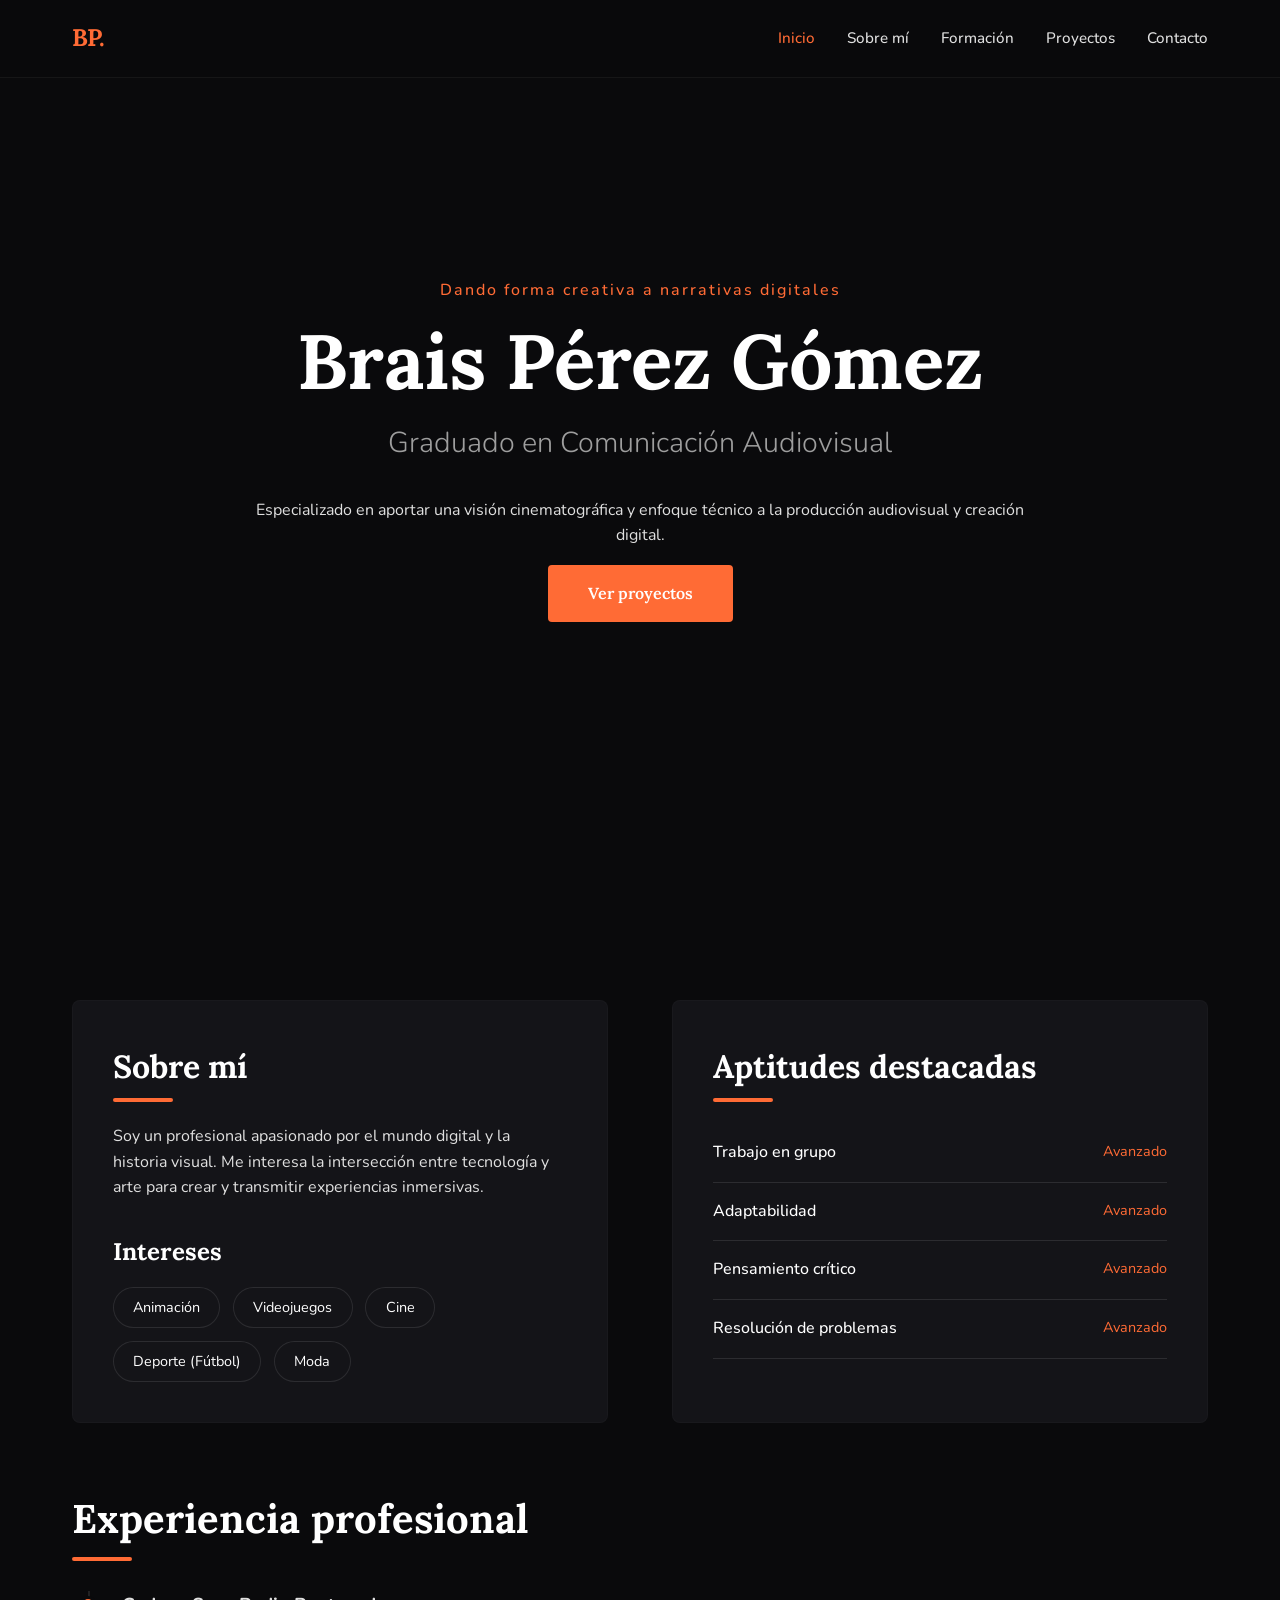
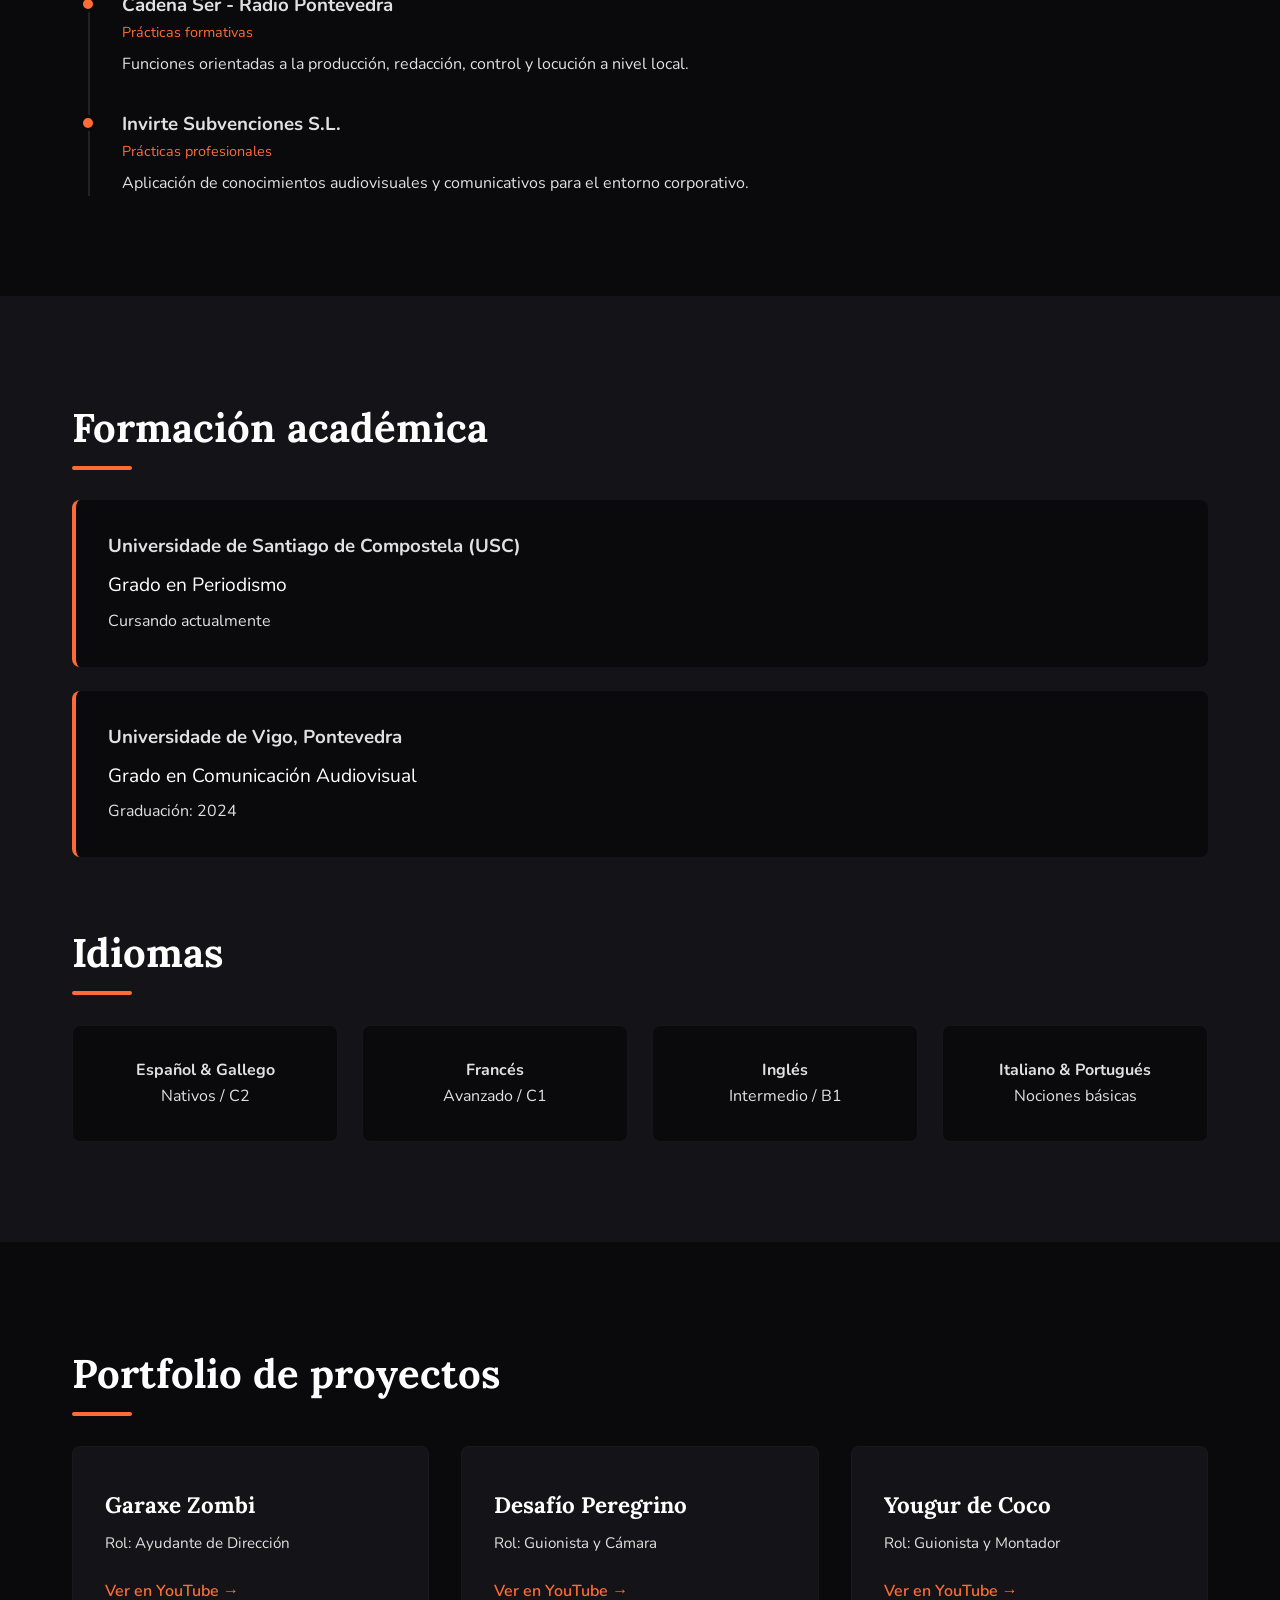
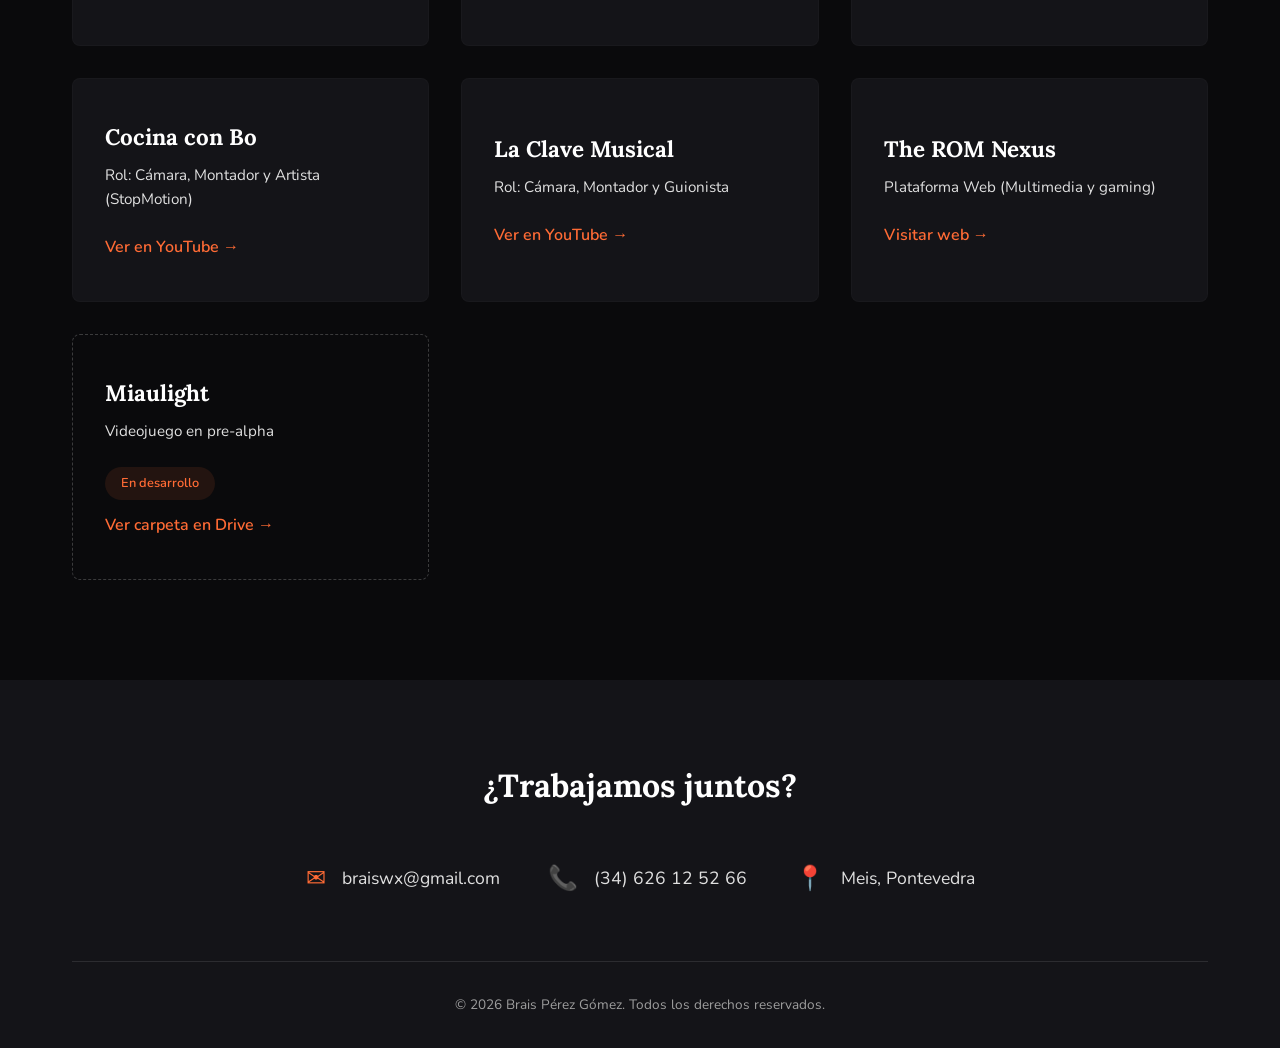
<file: index.html>
﻿<!DOCTYPE html>
<html lang="es">
<head>
    <meta charset="UTF-8">
    <meta name="viewport" content="width=device-width, initial-scale=1.0">
    <title>Brais Pérez Gómez | Portfolio</title>
    <!-- Google Fonts: Lora (títulos) y Nunito (cuerpo) para más personalidad -->
    <link rel="preconnect" href="https://fonts.googleapis.com">
    <link rel="preconnect" href="https://fonts.gstatic.com" crossorigin>
    <link href="https://fonts.googleapis.com/css2?family=Lora:ital,wght@0,400;0,600&family=Nunito:wght@300;400;600&display=swap" rel="stylesheet">
    <link rel="stylesheet" href="style.css">
</head>
<body>

    <!-- Navegación (Sticky) -->
    <header id="header">
        <nav class="navbar">
            <a href="#inicio" class="logo">BP.</a>
            <ul class="nav-links">
                <li><a href="#inicio" class="nav-link active">Inicio</a></li>
                <li><a href="#sobre-mi" class="nav-link">Sobre mí</a></li>
                <li><a href="#formacion" class="nav-link">Formación</a></li>
                <li><a href="#proyectos" class="nav-link">Proyectos</a></li>
                <li><a href="#contacto" class="nav-link">Contacto</a></li>
            </ul>
            <div class="hamburger">
                <span></span><span></span><span></span>
            </div>
        </nav>
    </header>

    <!-- Sección Inicio (Hero) -->
    <section id="inicio" class="hero section-spacing">
        <div class="hero-content">
            <span class="hero-greeting">Dando forma creativa a narrativas digitales</span>
            <h1 class="hero-title">Brais Pérez Gómez</h1>
            <h2 class="hero-subtitle">Graduado en Comunicación Audiovisual</h2>
            <p class="hero-description">Especializado en aportar una visión cinematográfica y enfoque técnico a la producción audiovisual y creación digital.</p>
            <a href="#proyectos" class="btn-primary">Ver proyectos</a>
        </div>
    </section>

    <!-- Sección Sobre Mí & Experiencia -->
    <section id="sobre-mi" class="about section-spacing">
        <div class="container">
            <div class="about-grid">
                <!-- Tarjeta Sobre Mí -->
                <div class="about-card">
                    <h2 class="section-title">Sobre mí</h2>
                    <p>Soy un profesional apasionado por el mundo digital y la historia visual. Me interesa la intersección entre tecnología y arte para crear y transmitir experiencias inmersivas.</p>
                    
                    <h3 class="subsection-title">Intereses</h3>
                    <div class="tags-container">
                        <span class="tag">Animación</span>
                        <span class="tag">Videojuegos</span>
                        <span class="tag">Cine</span>
                        <span class="tag">Deporte (Fútbol)</span>                        <span class="tag">Moda</span>
                    </div>
                </div>

                <!-- Tarjeta Aptitudes -->
                <div class="about-card">
                    <h2 class="section-title">Aptitudes destacadas</h2>
                    <ul class="skills-list">
                        <li><span class="skill-name">Trabajo en grupo</span> <span class="skill-lvl">Avanzado</span></li>
                        <li><span class="skill-name">Adaptabilidad</span> <span class="skill-lvl">Avanzado</span></li>
                        <li><span class="skill-name">Pensamiento crítico</span> <span class="skill-lvl">Avanzado</span></li>
                        <li><span class="skill-name">Resolución de problemas</span> <span class="skill-lvl">Avanzado</span></li>
                    </ul>
                </div>
            </div>

            <!-- Experiencia Integrada -->
            <h2 class="section-title mt-top">Experiencia profesional</h2>
            <div class="timeline">
                <div class="timeline-item">
                    <div class="timeline-dot"></div>
                    <div class="timeline-content">
                        <h3>Cadena Ser - Radio Pontevedra</h3>
                        <p class="timeline-date">Prácticas formativas</p>
                        <p>Funciones orientadas a la producción, redacción, control y locución a nivel local.</p>
                    </div>
                </div>
                <div class="timeline-item">
                    <div class="timeline-dot"></div>
                    <div class="timeline-content">
                        <h3>Invirte Subvenciones S.L.</h3>
                        <p class="timeline-date">Prácticas profesionales</p>
                        <p>Aplicación de conocimientos audiovisuales y comunicativos para el entorno corporativo.</p>
                    </div>
                </div>
            </div>
        </div>
    </section>

    <!-- Sección Formación e Idiomas -->
    <section id="formacion" class="formation section-spacing bg-surface">
        <div class="container">
            <h2 class="section-title">Formación académica</h2>
            <div class="education-card" style="margin-bottom: 1.5rem;">
                <h3>Universidade de Santiago de Compostela (USC)</h3>
                <p class="edu-degree">Grado en Periodismo</p>
                <p class="edu-year">Cursando actualmente</p>
            </div>
            <div class="education-card">
                <h3>Universidade de Vigo, Pontevedra</h3>
                <p class="edu-degree">Grado en Comunicación Audiovisual</p>
                <p class="edu-year">Graduación: 2024</p>
            </div>

            <h2 class="section-title mt-top">Idiomas</h2>
            <div class="lang-grid">
                <div class="lang-card">
                    <h4>Español & Gallego</h4>
                    <p>Nativos / C2</p>
                </div>
                <div class="lang-card">
                    <h4>Francés</h4>
                    <p>Avanzado / C1</p>
                </div>
                <div class="lang-card">
                    <h4>Inglés</h4>
                    <p>Intermedio / B1</p>
                </div>
                <div class="lang-card">
                    <h4>Italiano & Portugués</h4>
                    <p>Nociones básicas</p>
                </div>
            </div>
        </div>
    </section>

    <!-- Sección Proyectos -->
    <section id="proyectos" class="projects section-spacing">
        <div class="container">
            <h2 class="section-title">Portfolio de proyectos</h2>
            <div class="projects-grid">
                
                <div class="project-card">
                    <div class="project-info">
                        <h3>Garaxe Zombi</h3>
                        <p>Rol: Ayudante de Dirección</p>
                        <a href="https://youtu.be/oJsrAGOkjiI?si=QlQ-Q3CITFvUw9Nh" target="_blank" class="project-link">Ver en YouTube &rarr;</a>
                    </div>
                </div>

                <div class="project-card">
                    <div class="project-info">
                        <h3>Desafío Peregrino</h3>
                        <p>Rol: Guionista y Cámara</p>
                        <a href="https://youtu.be/U7Hp0H34Rr4" target="_blank" class="project-link">Ver en YouTube &rarr;</a>
                    </div>
                </div>

                <div class="project-card">
                    <div class="project-info">
                        <h3>Yougur de Coco</h3>
                        <p>Rol: Guionista y Montador</p>
                        <a href="https://youtu.be/oHHw4FeHb54?si=3-mx4ox_2UY8ruq8" target="_blank" class="project-link">Ver en YouTube &rarr;</a>
                    </div>
                </div>

                <div class="project-card">
                    <div class="project-info">
                        <h3>Cocina con Bo</h3>
                        <p>Rol: Cámara, Montador y Artista (StopMotion)</p>
                        <a href="https://youtu.be/v2Ehcv_YMEI?si=DIktdNb5aV5ewrPV" target="_blank" class="project-link">Ver en YouTube &rarr;</a>
                    </div>
                </div>

                <div class="project-card">
                    <div class="project-info">
                        <h3>La Clave Musical</h3>
                        <p>Rol: Cámara, Montador y Guionista</p>
                        <a href="https://youtu.be/0gojF1C7oRQ" target="_blank" class="project-link">Ver en YouTube &rarr;</a>
                    </div>
                </div>

                <div class="project-card">
                    <div class="project-info">
                        <h3>The ROM Nexus</h3>
                        <p>Plataforma Web (Multimedia y gaming)</p>
                        <a href="https://theromnexus.com/" target="_blank" class="project-link">Visitar web &rarr;</a>
                    </div>
                </div>

                <div class="project-card outline-card">
                    <div class="project-info">
                        <h3>Miaulight</h3>
                        <p>Videojuego en pre-alpha</p>
                        <span class="status-badge" style="margin-bottom: 0.8rem;">En desarrollo</span><br>
                        <a href="https://drive.google.com/drive/u/2/folders/1F7lu-fNaq0zhMEzFL3jLM3n9upJMLkBG" target="_blank" class="project-link">Ver carpeta en Drive &rarr;</a>
                    </div>
                </div>

            </div>
        </div>
    </section>

    <!-- Footer / Contacto -->
    <footer id="contacto" class="contact">
        <div class="container contact-content">
            <h2 class="contact-title">¿Trabajamos juntos?</h2>
            <div class="contact-methods">
                <div class="contact-item">
                    <span class="icon">✉</span>
                    <a href="mailto:braiswx@gmail.com">braiswx@gmail.com</a>
                </div>
                <div class="contact-item">
                    <span class="icon">📞</span>
                    <span>(34) 626 12 52 66</span>
                </div>
                <div class="contact-item">
                    <span class="icon">📍</span>
                    <span>Meis, Pontevedra</span>
                </div>
            </div>
            <p class="copyright">&copy; 2026 Brais Pérez Gómez. Todos los derechos reservados.</p>
        </div>
    </footer>

    <script src="script.js"></script>
</body>
</html>
</file>
<file: style.css>
﻿/* VARIABLES Y RESET */
:root {
    --bg-dark: #0a0a0c;
    --bg-surface: #141418;
    --bg-surface-hover: #1f1f25;
    
    --text-main: #e0e0e0;
    --text-muted: #9e9e9e;
    
    --accent: #ff6b35; /* Naranja cinematogrÃ¡fico */
    --accent-hover: #ff8c5a;
    
    --font-heading: 'Lora', sans-serif;
    --font-body: 'Nunito', sans-serif;
    
    --transition: all 0.3s ease;
}

html {
    scroll-behavior: smooth; /* Smooth scroll nativo */
}

* {
    margin: 0;
    padding: 0;
    box-sizing: border-box;
}

body {
    font-family: var(--font-body);
    background-color: var(--bg-dark);
    color: var(--text-main);
    line-height: 1.6;
    overflow-x: hidden;
}

ul { list-style: none; }
a { text-decoration: none; color: inherit; }
.container { max-width: 1200px; margin: 0 auto; padding: 0 2rem; }
.section-spacing { padding: 100px 0; }
.mt-top { margin-top: 4rem; }
.bg-surface { background-color: var(--bg-surface); }

/* UTILIDADES TIPOGRÃFICAS */
.section-title {
    font-family: var(--font-heading);
    font-size: 2.5rem;
    margin-bottom: 2.5rem;
    color: #fff;
    position: relative;
    display: inline-block;
}
.section-title::after {
    content: '';
    position: absolute;
    bottom: -10px;
    left: 0;
    width: 60px;
    height: 4px;
    background-color: var(--accent);
    border-radius: 2px;
}
.subsection-title {
    font-family: var(--font-heading);
    font-size: 1.5rem;
    margin: 2rem 0 1rem;
    color: #fff;
}

/* NAVEGACIÃ“N (STICKY) */
#header {
    position: fixed;
    top: 0; left: 0; width: 100%;
    background-color: rgba(10, 10, 12, 0.85); /* Semitransparente oscuro */
    backdrop-filter: blur(10px);
    z-index: 1000;
    transition: var(--transition);
    border-bottom: 1px solid rgba(255,255,255,0.05);
}
.navbar {
    max-width: 1200px;
    margin: 0 auto;
    padding: 1.2rem 2rem;
    display: flex;
    justify-content: space-between;
    align-items: center;
}
.logo {
    font-family: var(--font-heading);
    font-size: 1.5rem;
    font-weight: 800;
    color: var(--accent);
    letter-spacing: -1px;
}
.nav-links {
    display: flex;
    gap: 2rem;
}
.nav-link {
    font-size: 0.95rem;
    font-weight: 500;
    color: var(--text-main);
    transition: var(--transition);
}
.nav-link:hover, .nav-link.active {
    color: var(--accent);
}
.hamburger { display: none; } /* Oculto en escritorio */

/* HERO SECTION */
.hero {
    min-height: 100vh;
    display: flex;
    align-items: center;
    padding: 0 2rem;
    justify-content: center;
    text-align: center;
    background: linear-gradient(to bottom, rgba(10, 10, 12, 0.75), rgba(10, 10, 12, 1)), url('https://images.unsplash.com/photo-1601506521937-013fa096df3f?ixlib=rb-4.0.3&auto=format&fit=crop&w=1920&q=80') center/cover no-repeat;
}
.hero-content { max-width: 800px; }
.hero-greeting {
    color: var(--accent);
    font-weight: 500;
    letter-spacing: 2px;
    
    display: block;
    margin-bottom: 1rem;
}
.hero-title {
    font-family: var(--font-heading);
    font-size: clamp(3rem, 6vw, 5rem);
    color: #fff;
    line-height: 1.1;
    margin-bottom: 1rem;
}
.hero-subtitle {
    font-size: clamp(1.2rem, 3vw, 1.8rem);
    font-weight: 300;
    color: var(--text-muted);
    margin-bottom: 2rem;
}
.btn-primary {
    display: inline-block;
    background-color: var(--accent);
    color: #fff;
    padding: 1rem 2.5rem;
    border-radius: 4px;
    font-weight: 600;
    transition: var(--transition);
    font-family: var(--font-heading);
    margin-top: 1rem;
}
.btn-primary:hover {
    background-color: var(--accent-hover);
    transform: translateY(-3px);
    box-shadow: 0 10px 20px rgba(255, 107, 53, 0.2);
}

/* SOBRE MÃ & EXPERIENCE */
.about-grid {
    display: grid;
    grid-template-columns: 1fr 1fr;
    gap: 4rem;
}
.tags-container {
    display: flex;
    flex-wrap: wrap;
    gap: 0.8rem;
}
.tag {
    background-color: var(--bg-surface);
    padding: 0.5rem 1.2rem;
    border-radius: 30px;
    font-size: 0.9rem;
    color: #fff;
    border: 1px solid rgba(255,255,255,0.1);
}
.skills-list li {
    display: flex;
    justify-content: space-between;
    padding: 1rem 0;
    border-bottom: 1px solid rgba(255,255,255,0.1);
}
.skill-name { color: #fff; font-weight: 500; }
.skill-lvl { color: var(--accent); font-size: 0.9rem; }

/* LÃ­nea de tiempo sencilla (Experiencia) */
.timeline {
    display: flex;
    flex-direction: column;
    gap: 2rem;
    border-left: 2px solid rgba(255,255,255,0.1);
    padding-left: 2rem;
    margin-left: 1rem;
}
.timeline-item { position: relative; }
.timeline-dot {
    position: absolute;
    left: -2.6rem;
    top: 5px;
    width: 16px;
    height: 16px;
    background-color: var(--accent);
    border-radius: 50%;
    border: 3px solid var(--bg-dark);
}
.timeline-date {
    color: var(--accent);
    font-size: 0.9rem;
    margin-bottom: 0.5rem;
}

/* FORMACIÃ“N E IDIOMAS */
.education-card {
    background-color: var(--bg-dark);
    padding: 2rem;
    border-radius: 8px;
    border-left: 4px solid var(--accent);
}
.edu-degree { font-size: 1.2rem; color: #fff; margin: 0.5rem 0;}
.lang-grid {
    display: grid;
    grid-template-columns: repeat(auto-fit, minmax(200px, 1fr));
    gap: 1.5rem;
}
.lang-card {
    background-color: var(--bg-dark);
    padding: 2rem;
    border-radius: 8px;
    text-align: center;
    border: 1px solid rgba(255,255,255,0.05);
    transition: var(--transition);
}
.lang-card:hover { transform: translateY(-5px); border-color: var(--accent); }

/* PROYECTOS */
.projects-grid {
    display: grid;
    grid-template-columns: repeat(auto-fit, minmax(300px, 1fr));
    gap: 2rem;
}
.project-card {
    background-color: var(--bg-surface);
    padding: 2.5rem 2rem;
    border-radius: 8px;
    transition: var(--transition);
    display: flex;
    flex-direction: column;
    justify-content: center;
    border: 1px solid rgba(255,255,255,0.02);
}
.project-card:hover {
    transform: translateY(-10px);
    background-color: var(--bg-surface-hover);
    box-shadow: 0 15px 30px rgba(0,0,0,0.5);
}
.project-info h3 { font-family: var(--font-heading); color: #fff; margin-bottom: 0.5rem; font-size: 1.4rem;}
.project-info p { margin-bottom: 1.5rem; font-size: 0.95rem;}
.project-link { color: var(--accent); font-weight: 600; }
.project-link:hover { text-decoration: underline; }
.outline-card {
    background: transparent;
    border: 1px dashed rgba(255,255,255,0.2);
}
.status-badge {
    background-color: rgba(255, 107, 53, 0.1);
    color: var(--accent);
    padding: 0.4rem 1rem;
    border-radius: 20px;
    font-size: 0.8rem;
    font-weight: 600;
    display: inline-block;
}

/* CONTACTO (FOOTER) */
.contact {
    background-color: var(--bg-surface);
    padding: 5rem 0 2rem;
    text-align: center;
}
.contact-title { font-family: var(--font-heading); color: #fff; font-size: 2rem; margin-bottom: 3rem; }
.contact-methods {
    display: flex;
    justify-content: center;
    gap: 3rem;
    flex-wrap: wrap;
    margin-bottom: 4rem;
}
.contact-item {
    display: flex;
    align-items: center;
    gap: 1rem;
    font-size: 1.1rem;
}
.contact-item .icon { font-size: 1.5rem; color: var(--accent); }
.contact-item a:hover { color: var(--accent); transition: var(--transition); }
.copyright { color: var(--text-muted); font-size: 0.85rem; border-top: 1px solid rgba(255,255,255,0.1); padding-top: 2rem; }

/* MEDIA QUERIES (RESPONSIVO) */
@media (max-width: 900px) {
    .about-grid { grid-template-columns: 1fr; gap: 3rem; }
}

@media (max-width: 768px) {
    .nav-links { display: none; } /* Ocultar nav principal en mÃ³vil por simplicidad, menÃº hamburguesa requerirÃ­a JS para desplegar */
    .hamburger {
        display: flex; flex-direction: column; gap: 5px; cursor: poNunito;
    }
    .hamburger span { width: 25px; height: 2px; background: #fff; }
    
    .section-title { font-size: 2rem; }
    .contact-methods { flex-direction: column; gap: 1.5rem; align-items: center; }
}
.about-card { background-color: var(--bg-surface); padding: 2.5rem; border-radius: 8px; border: 1px solid rgba(255,255,255,0.02); }
.about-card h2.section-title { margin-bottom: 2rem; font-size: 2rem; }
.about-text { display: none; }
.about-skills { display: none; }
</file>
